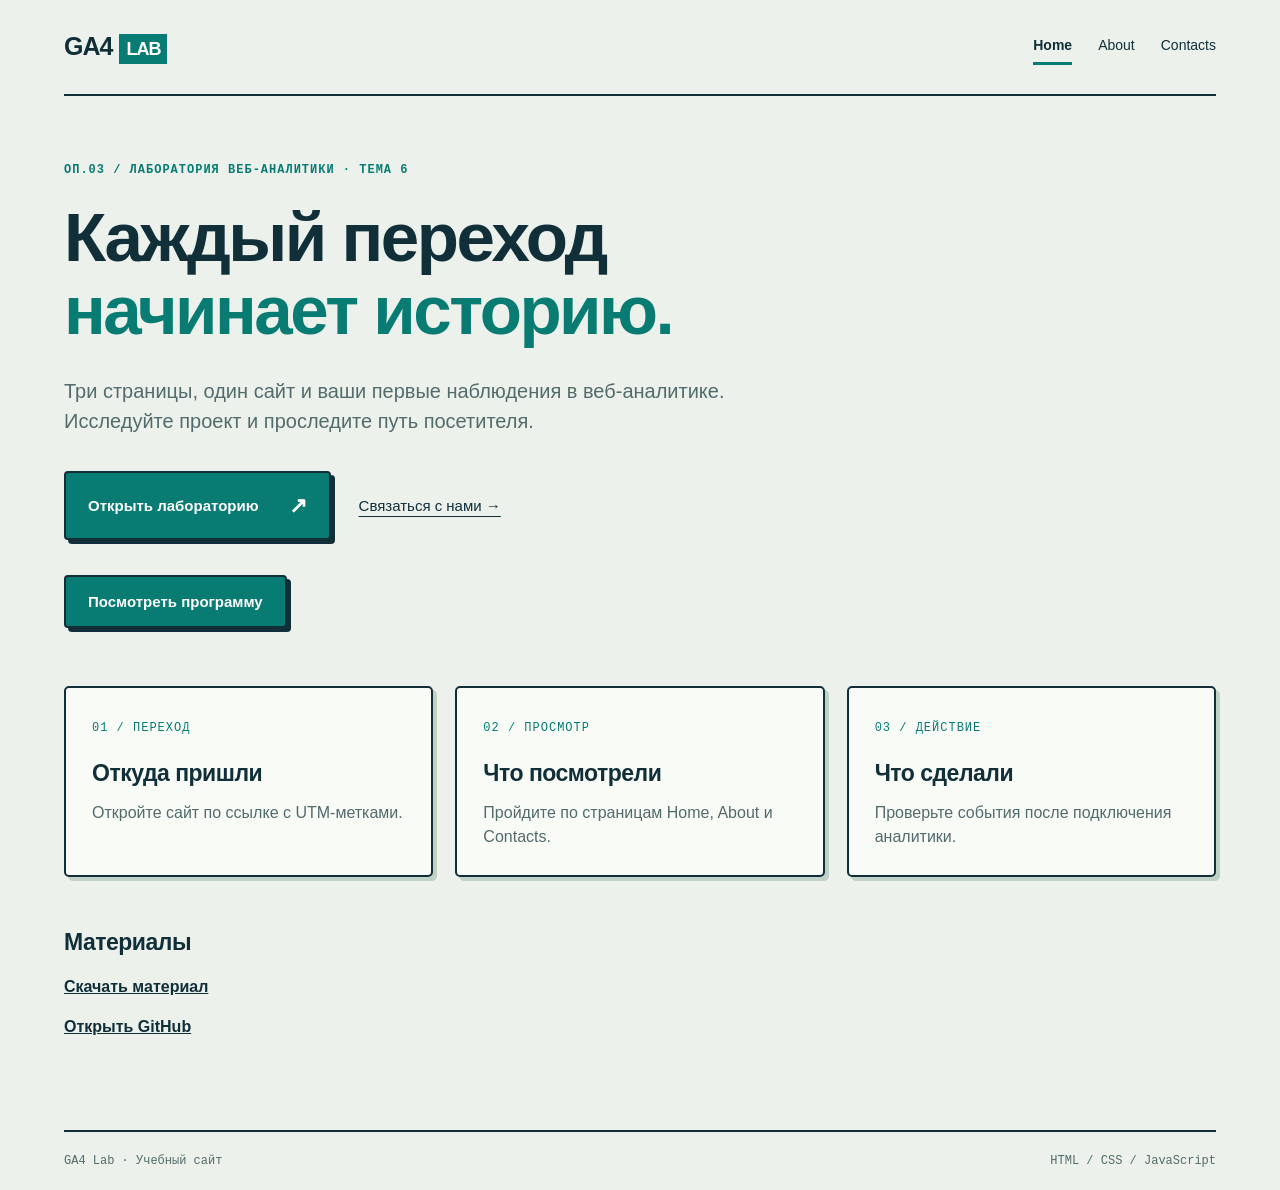
<file: index.html>
<!doctype html>
<html lang="ru">
<head>
  <!-- Google tag (gtag.js) -->
  <script async src="https://www.googletagmanager.com/gtag/js?id=G-2CNN55NJF7"></script>
  <script>
    window.dataLayer = window.dataLayer || [];
    function gtag(){dataLayer.push(arguments);}
    gtag('js', new Date());

    gtag('config', 'G-2CNN55NJF7');
  </script>

  <!-- На занятии вставьте Google Tag сразу после открывающего head. -->
  <meta charset="utf-8">
  <meta name="viewport" content="width=device-width, initial-scale=1">
  <meta name="description" content="Учебная лаборатория веб-аналитики: страницы, переходы и события.">
  <title>Home — GA4 Lab</title>
  <link rel="stylesheet" href="css/style.css">
  <script src="js/script.js" defer></script>
  <script src="js/metrics.js" defer></script>
</head>
<body>
  <header><a class="brand" href="index.html">GA4<span>LAB</span></a><nav aria-label="Основная навигация"><a href="index.html" aria-current="page">Home</a><a href="about.html">About</a><a href="contacts.html">Contacts</a></nav></header>
  <main><p class="eyebrow">ОП.03 / ЛАБОРАТОРИЯ ВЕБ-АНАЛИТИКИ · ТЕМА 6</p><h1>Каждый переход<br><em>начинает историю.</em></h1><p class="lead">Три страницы, один сайт и ваши первые наблюдения в веб-аналитике. Исследуйте проект и проследите путь посетителя.</p>
<div class="actions"><a class="button" href="about.html">Открыть лабораторию <span>↗</span></a><a class="secondary" href="contacts.html">Связаться с нами →</a></div>
<div class="program">
  <button id="program-cta" class="button" type="button">
    Посмотреть программу
  </button>
  <div id="program-preview" hidden>
    <h2>Программа открыта</h2>
    <p>События, параметры, DebugView и ключевые действия.</p>
  </div>
</div>
<section class="cards" aria-label="Что можно изучить"><article><small>01 / ПЕРЕХОД</small><h2>Откуда пришли</h2><p>Откройте сайт по ссылке с UTM-метками.</p></article><article><small>02 / ПРОСМОТР</small><h2>Что посмотрели</h2><p>Пройдите по страницам Home, About и Contacts.</p></article><article><small>03 / ДЕЙСТВИЕ</small><h2>Что сделали</h2><p>Проверьте события после подключения аналитики.</p></article></section>
<section class="materials" aria-label="Материалы">
  <h2>Материалы</h2>
  <p>
    <a href="assets/analytics-guide.pdf" download>
      Скачать материал
    </a>
  </p>
  <p>
    <a href="https://github.com/" target="_blank" rel="noopener noreferrer">
      Открыть GitHub
    </a>
  </p>
</section>
</main>
  <footer><span>GA4 Lab · Учебный сайт</span><span>HTML / CSS / JavaScript</span></footer>
</body>
</html>
</file>
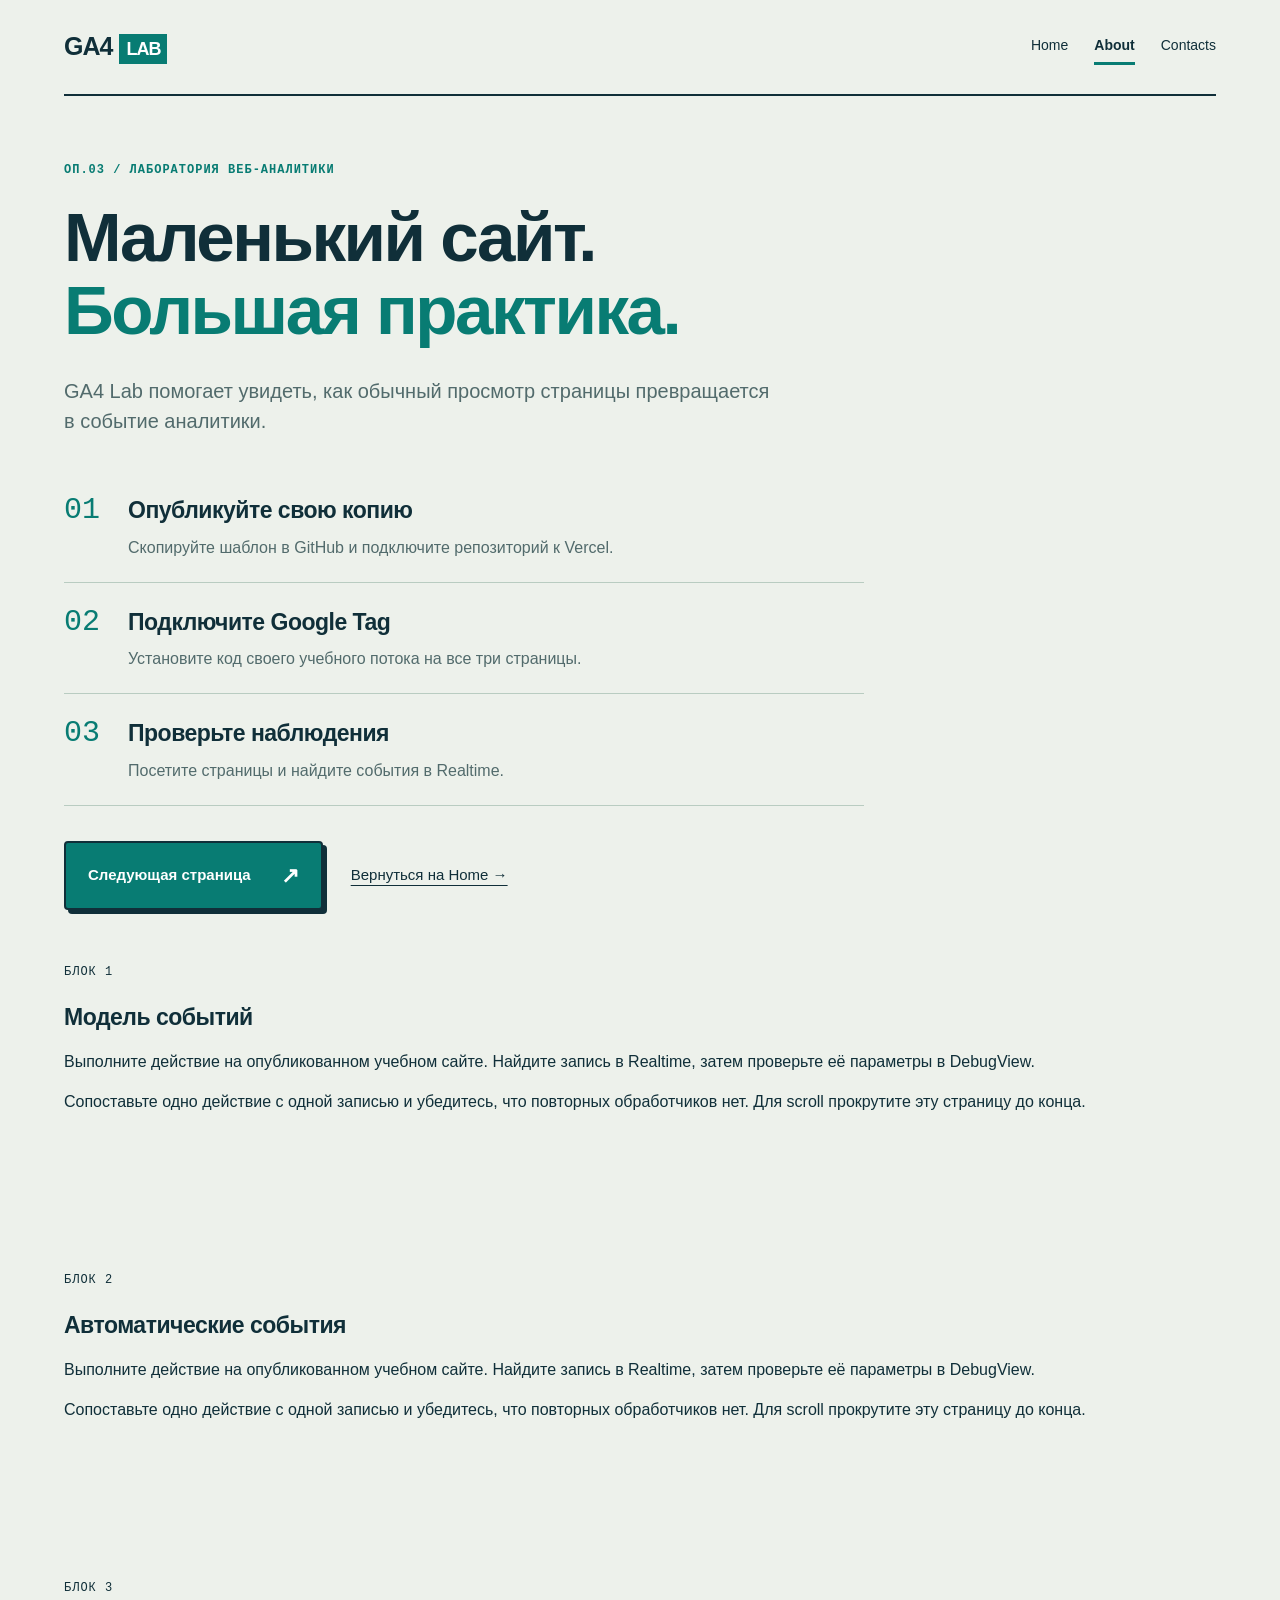
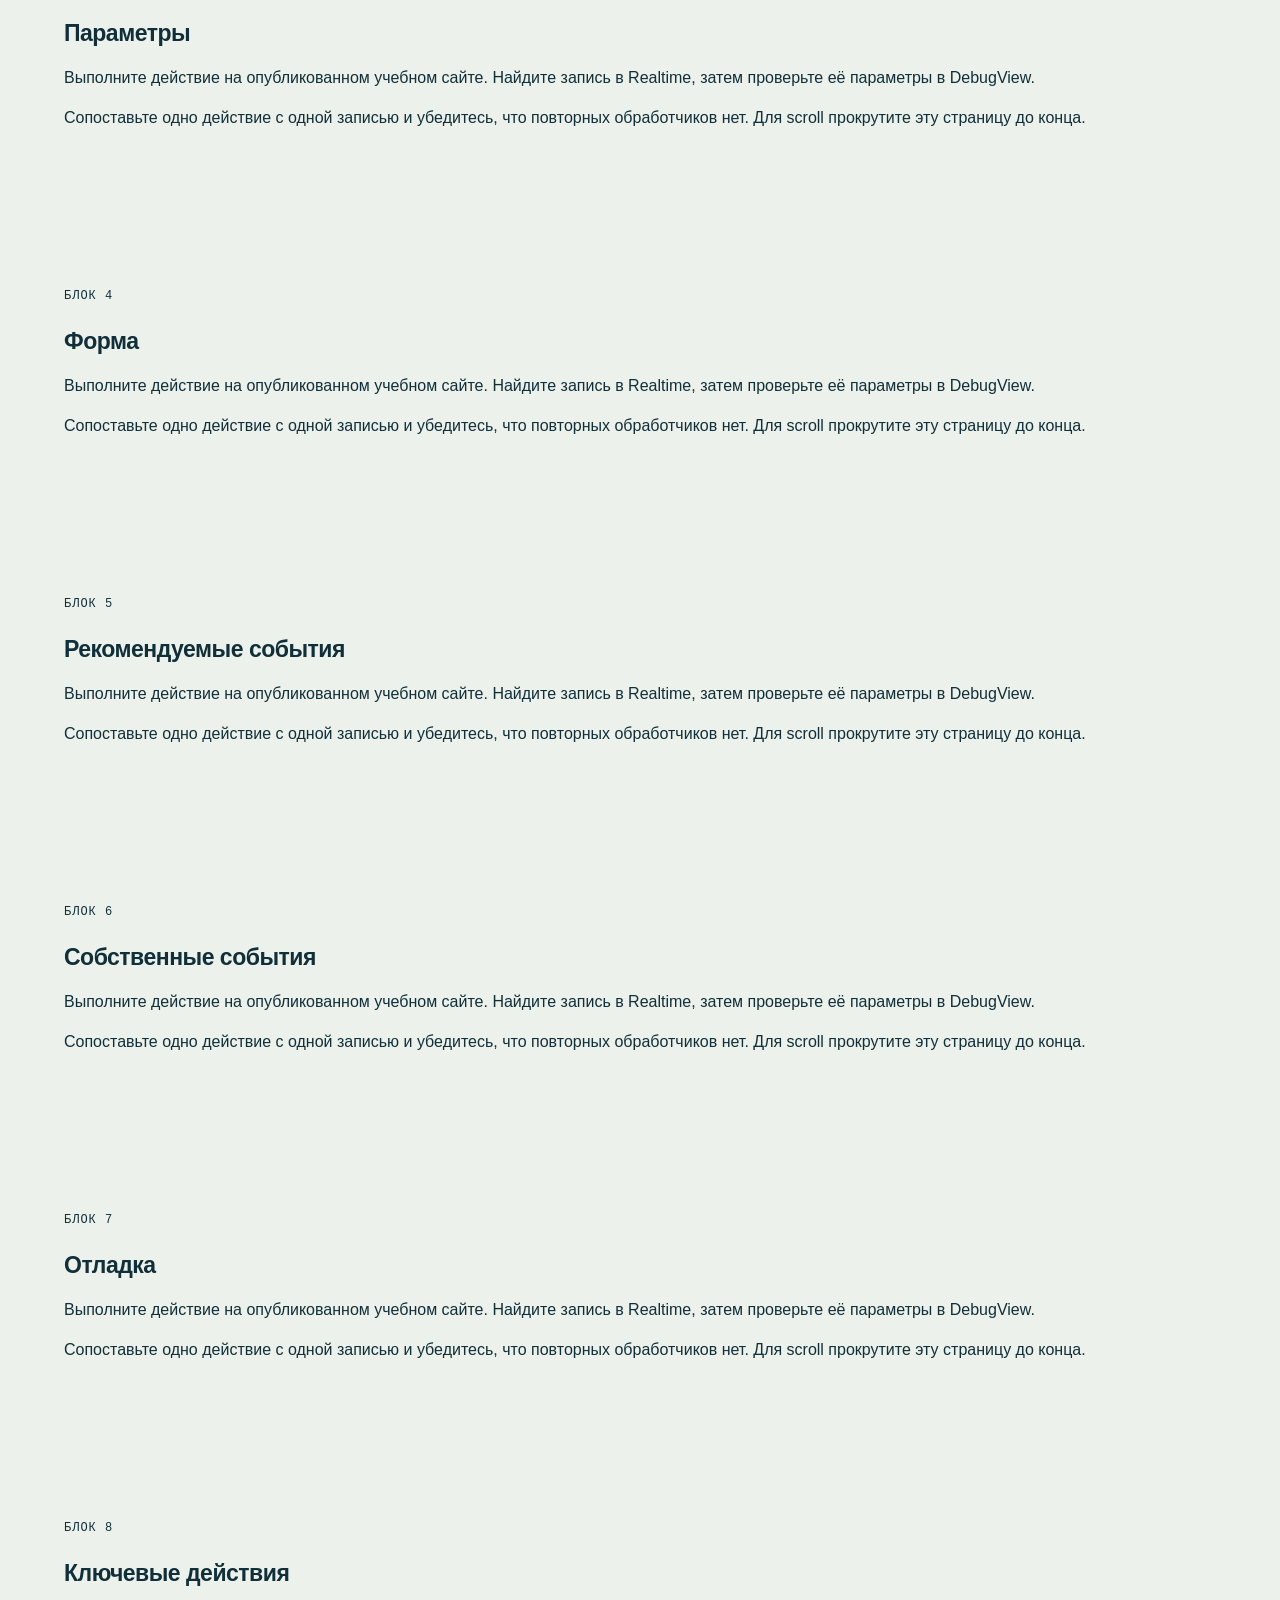
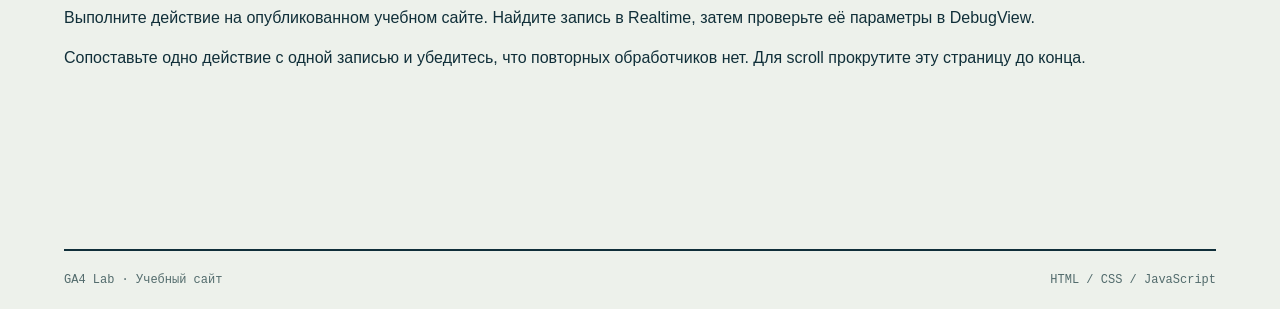
<file: about.html>
<!doctype html>
<html lang="ru">
<head>
  <!-- Google tag (gtag.js) -->
  <script async src="https://www.googletagmanager.com/gtag/js?id=G-2CNN55NJF7"></script>
  <script>
    window.dataLayer = window.dataLayer || [];
    function gtag(){dataLayer.push(arguments);}
    gtag('js', new Date());

    gtag('config', 'G-2CNN55NJF7');
  </script>

  <!-- На занятии вставьте Google Tag сразу после открывающего head. -->
  <meta charset="utf-8">
  <meta name="viewport" content="width=device-width, initial-scale=1">
  <meta name="description" content="Учебная лаборатория веб-аналитики: страницы, переходы и события.">
  <title>About — GA4 Lab</title>
  <link rel="stylesheet" href="css/style.css">
  <script src="js/script.js" defer></script>
  <script src="js/metrics.js" defer></script>
</head>
<body>
  <header><a class="brand" href="index.html">GA4<span>LAB</span></a><nav aria-label="Основная навигация"><a href="index.html">Home</a><a href="about.html" aria-current="page">About</a><a href="contacts.html">Contacts</a></nav></header>
  <main><p class="eyebrow">ОП.03 / ЛАБОРАТОРИЯ ВЕБ-АНАЛИТИКИ</p><h1>Маленький сайт.<br><em>Большая практика.</em></h1><p class="lead">GA4 Lab помогает увидеть, как обычный просмотр страницы превращается в событие аналитики.</p><section class="steps" aria-label="Этапы практики"><article><b>01</b><div><h2>Опубликуйте свою копию</h2><p>Скопируйте шаблон в GitHub и подключите репозиторий к Vercel.</p></div></article><article><b>02</b><div><h2>Подключите Google Tag</h2><p>Установите код своего учебного потока на все три страницы.</p></div></article><article><b>03</b><div><h2>Проверьте наблюдения</h2><p>Посетите страницы и найдите события в Realtime.</p></div></article></section><div class="actions"><a class="button" href="contacts.html">Следующая страница <span>↗</span></a><a class="secondary" href="index.html">Вернуться на Home →</a></div>
<section class="program-block">
  <small>БЛОК 1</small>
  <h2>Модель событий</h2>
  <p>Выполните действие на опубликованном учебном сайте. Найдите запись в Realtime, затем проверьте её параметры в DebugView.</p>
  <p>Сопоставьте одно действие с одной записью и убедитесь, что повторных обработчиков нет. Для scroll прокрутите эту страницу до конца.</p>
</section>
<section class="program-block">
  <small>БЛОК 2</small>
  <h2>Автоматические события</h2>
  <p>Выполните действие на опубликованном учебном сайте. Найдите запись в Realtime, затем проверьте её параметры в DebugView.</p>
  <p>Сопоставьте одно действие с одной записью и убедитесь, что повторных обработчиков нет. Для scroll прокрутите эту страницу до конца.</p>
</section>
<section class="program-block">
  <small>БЛОК 3</small>
  <h2>Параметры</h2>
  <p>Выполните действие на опубликованном учебном сайте. Найдите запись в Realtime, затем проверьте её параметры в DebugView.</p>
  <p>Сопоставьте одно действие с одной записью и убедитесь, что повторных обработчиков нет. Для scroll прокрутите эту страницу до конца.</p>
</section>
<section class="program-block">
  <small>БЛОК 4</small>
  <h2>Форма</h2>
  <p>Выполните действие на опубликованном учебном сайте. Найдите запись в Realtime, затем проверьте её параметры в DebugView.</p>
  <p>Сопоставьте одно действие с одной записью и убедитесь, что повторных обработчиков нет. Для scroll прокрутите эту страницу до конца.</p>
</section>
<section class="program-block">
  <small>БЛОК 5</small>
  <h2>Рекомендуемые события</h2>
  <p>Выполните действие на опубликованном учебном сайте. Найдите запись в Realtime, затем проверьте её параметры в DebugView.</p>
  <p>Сопоставьте одно действие с одной записью и убедитесь, что повторных обработчиков нет. Для scroll прокрутите эту страницу до конца.</p>
</section>
<section class="program-block">
  <small>БЛОК 6</small>
  <h2>Собственные события</h2>
  <p>Выполните действие на опубликованном учебном сайте. Найдите запись в Realtime, затем проверьте её параметры в DebugView.</p>
  <p>Сопоставьте одно действие с одной записью и убедитесь, что повторных обработчиков нет. Для scroll прокрутите эту страницу до конца.</p>
</section>
<section class="program-block">
  <small>БЛОК 7</small>
  <h2>Отладка</h2>
  <p>Выполните действие на опубликованном учебном сайте. Найдите запись в Realtime, затем проверьте её параметры в DebugView.</p>
  <p>Сопоставьте одно действие с одной записью и убедитесь, что повторных обработчиков нет. Для scroll прокрутите эту страницу до конца.</p>
</section>
<section class="program-block">
  <small>БЛОК 8</small>
  <h2>Ключевые действия</h2>
  <p>Выполните действие на опубликованном учебном сайте. Найдите запись в Realtime, затем проверьте её параметры в DebugView.</p>
  <p>Сопоставьте одно действие с одной записью и убедитесь, что повторных обработчиков нет. Для scroll прокрутите эту страницу до конца.</p>
</section>
</main>
  <footer><span>GA4 Lab · Учебный сайт</span><span>HTML / CSS / JavaScript</span></footer>
</body>
</html>
</file>
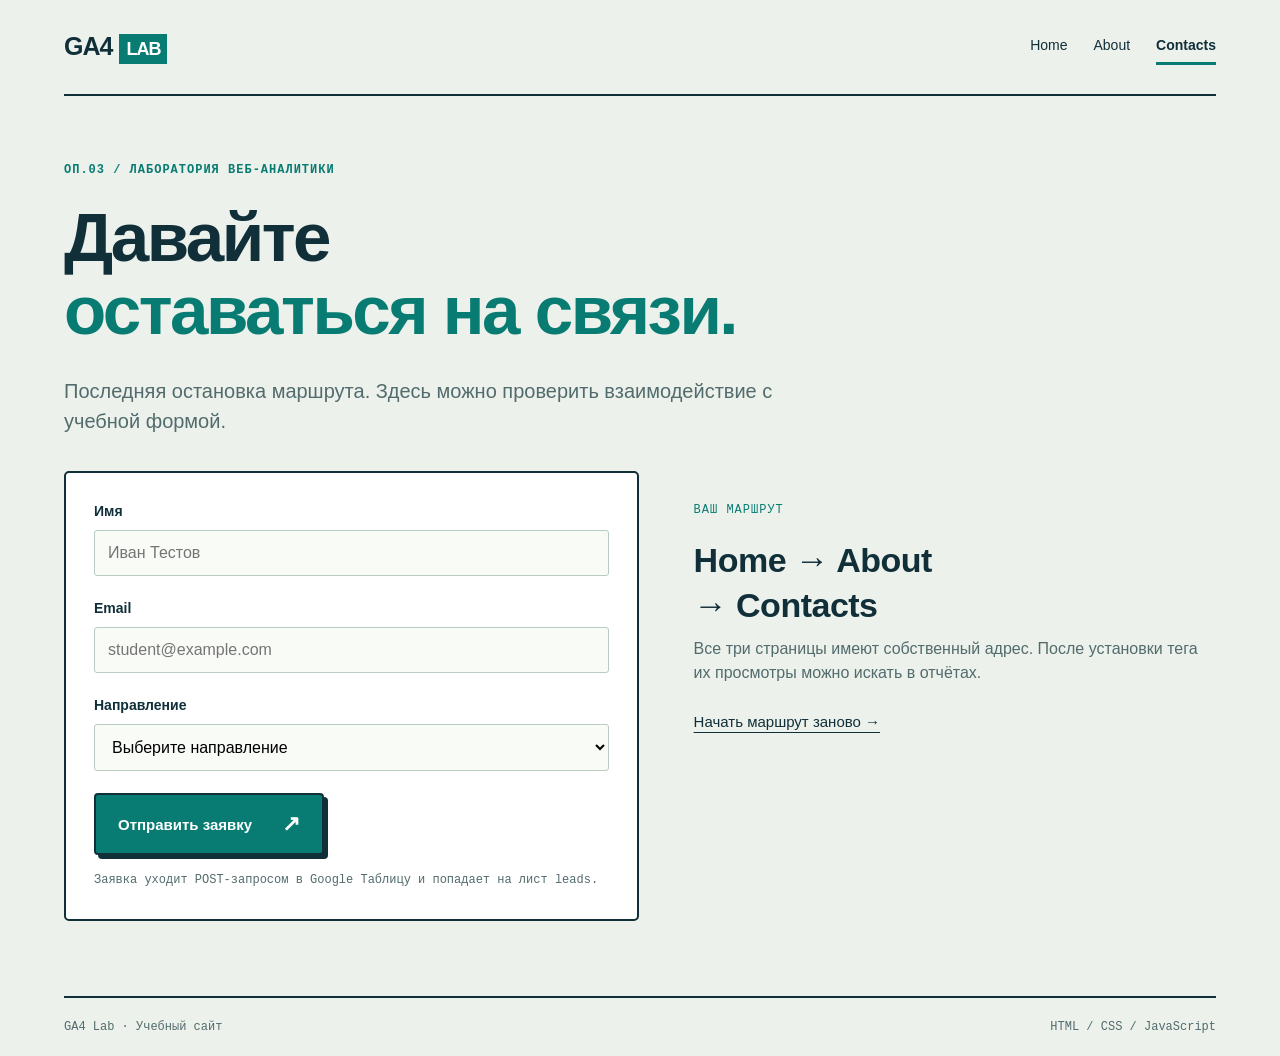
<file: contacts.html>
<!doctype html>
<html lang="ru">
<head>
  <!-- Google tag (gtag.js) -->
  <script async src="https://www.googletagmanager.com/gtag/js?id=G-2CNN55NJF7"></script>
  <script>
    window.dataLayer = window.dataLayer || [];
    function gtag(){dataLayer.push(arguments);}
    gtag('js', new Date());

    gtag('config', 'G-2CNN55NJF7');
  </script>

  <!-- На занятии вставьте Google Tag сразу после открывающего head. -->
  <meta charset="utf-8">
  <meta name="viewport" content="width=device-width, initial-scale=1">
  <meta name="description" content="Учебная лаборатория веб-аналитики: страницы, переходы и события.">
  <title>Contacts — GA4 Lab</title>
  <link rel="stylesheet" href="css/style.css">
  <script src="js/script.js" defer></script>
  <script src="js/metrics.js" defer></script>
</head>
<body>
  <header><a class="brand" href="index.html">GA4<span>LAB</span></a><nav aria-label="Основная навигация"><a href="index.html">Home</a><a href="about.html">About</a><a href="contacts.html" aria-current="page">Contacts</a></nav></header>
  <main><p class="eyebrow">ОП.03 / ЛАБОРАТОРИЯ ВЕБ-АНАЛИТИКИ</p><h1>Давайте<br><em>оставаться на связи.</em></h1><p class="lead">Последняя остановка маршрута. Здесь можно проверить взаимодействие с учебной формой.</p><div class="contact-grid">
<form id="lead-form" action="https://script.google.com/macros/s/AKfycbySPuRZPch24mf03CenvwP2E8itXl9JGhTAgHUhKtEXcZJI1L-NgaT_v2uxa53sqt18/exec" method="POST" target="submission-frame">
  <label for="visitor-name">Имя</label>
  <input id="visitor-name" name="name" autocomplete="off" placeholder="Иван Тестов" required maxlength="200">
  <label for="visitor-email">Email</label>
  <input id="visitor-email" name="email" type="email" autocomplete="off" placeholder="student@example.com" required maxlength="200">
  <label for="visitor-direction">Направление</label>
  <select id="visitor-direction" name="direction" required>
    <option value="">Выберите направление</option>
    <option value="frontend">Frontend</option>
    <option value="backend">Backend</option>
    <option value="data">Data</option>
  </select>
  <input type="hidden" name="request_id" id="request_id">
  <input type="hidden" name="utm_source" id="utm_source">
  <input type="hidden" name="utm_medium" id="utm_medium">
  <input type="hidden" name="utm_campaign" id="utm_campaign">
  <button class="button" type="submit">Отправить заявку <span>↗</span></button>
  <p id="form-status" role="status"></p>
  <small>Заявка уходит POST-запросом в Google Таблицу и попадает на лист leads.</small>
</form>
<iframe name="submission-frame" id="submission-frame" title="Ответ приёмника заявок" hidden></iframe>
<aside><span class="tag">ВАШ МАРШРУТ</span><h2>Home → About<br>→ Contacts</h2><p>Все три страницы имеют собственный адрес. После установки тега их просмотры можно искать в отчётах.</p><a class="secondary" href="index.html">Начать маршрут заново →</a></aside></div></main>
  <footer><span>GA4 Lab · Учебный сайт</span><span>HTML / CSS / JavaScript</span></footer>
</body>
</html>
</file>
<file: css/style.css>
:root{--ink:#102f39;--paper:#edf1eb;--accent:#087c73;--line:#b9ccc1;--muted:#526b6c}*{box-sizing:border-box}body{margin:0;background:var(--paper);color:var(--ink);font-family:Arial,Helvetica,sans-serif;line-height:1.5}a{color:inherit}header,main,footer{width:min(1160px,90%);margin:auto}header{display:flex;align-items:center;justify-content:space-between;padding:28px 0;border-bottom:2px solid var(--ink)}.brand{font-size:25px;font-weight:900;text-decoration:none;letter-spacing:-1px}.brand span{background:var(--accent);color:white;padding:5px 7px;margin-left:7px;font-size:18px}nav{display:flex;gap:26px}nav a{text-decoration:none;font-size:14px;padding:6px 0}nav a[aria-current]{border-bottom:3px solid var(--accent);font-weight:bold}main{padding:65px 0 75px;min-height:calc(100vh - 185px)}.eyebrow,small,.tag{font-family:monospace;font-size:12px;letter-spacing:1px}.eyebrow{color:var(--accent);font-weight:bold;margin:0 0 22px}h1{font-size:clamp(38px,5.4vw,72px);line-height:1.07;letter-spacing:-2.5px;margin:0 0 28px;font-weight:800}h1 em{font-style:normal;color:var(--accent)}.lead{font-size:20px;max-width:710px;color:var(--muted);margin-bottom:30px}.actions{display:flex;gap:28px;align-items:center;margin:35px 0}.button{display:inline-flex;justify-content:space-between;gap:30px;align-items:center;background:var(--accent);color:white;border:2px solid var(--ink);padding:16px 22px;border-radius:4px;text-decoration:none;font-size:15px;font-weight:bold;box-shadow:4px 4px 0 var(--ink);cursor:pointer}.button:hover{background:#075f59;transform:translateY(-2px)}.button span{font-size:22px}.secondary{text-underline-offset:5px;font-size:15px}.cards{display:grid;grid-template-columns:repeat(3,1fr);gap:22px;margin-top:58px}.cards article{padding:26px;background:#f9fbf7;border:2px solid var(--ink);border-radius:5px;box-shadow:4px 4px 0 #c0d2c6}.cards small{color:var(--accent)}h2{font-size:23px;letter-spacing:-.5px;margin:18px 0 10px}article p,aside p{color:var(--muted);margin:0}.steps{max-width:800px;margin:35px 0}.steps article{display:flex;gap:28px;padding:22px 0;border-bottom:1px solid var(--line)}.steps article>b{font:30px monospace;color:var(--accent)}.steps h2{margin:0 0 8px}.contact-grid{display:grid;grid-template-columns:1.1fr 1fr;gap:55px;margin-top:35px}form{background:white;border:2px solid var(--ink);border-radius:5px;padding:28px}label{display:block;font-weight:bold;font-size:14px;margin-bottom:8px}input,select{width:100%;padding:13px;font:16px Arial;border:1px solid var(--line);border-radius:3px;background:#f9fbf7;margin-bottom:22px}form small{display:block;color:var(--muted);letter-spacing:0;line-height:1.6}#form-status{color:var(--accent);font-weight:bold}aside{padding:25px 0}.tag{color:var(--accent)}aside h2{font-size:34px;line-height:1.3}aside p{margin-bottom:25px}footer{border-top:2px solid var(--ink);padding:22px 0;display:flex;justify-content:space-between;font:12px monospace;color:var(--muted)}:focus-visible{outline:3px solid #df9509;outline-offset:5px}@media(max-width:700px){header{padding:22px 0}nav{gap:14px}nav a{font-size:12px}main{padding:38px 0}h1{letter-spacing:-1.5px}.lead{font-size:17px}.cards,.contact-grid{grid-template-columns:1fr;gap:20px}.cards{margin-top:38px}.actions{align-items:flex-start;flex-direction:column;gap:22px}footer{gap:12px;flex-wrap:wrap}.contact-grid{gap:10px}}@media(prefers-reduced-motion:no-preference){main{animation:appear .45s ease}.button{transition:background .15s,transform .15s}@keyframes appear{from{opacity:0;transform:translateY(12px)}to{opacity:1;transform:none}}}


.materials,.program-block{margin-top:48px}
.program-block{min-height:260px}
.materials a{font-weight:600}
.program{margin-top:32px}
#program-preview{margin-top:16px}
</file>
